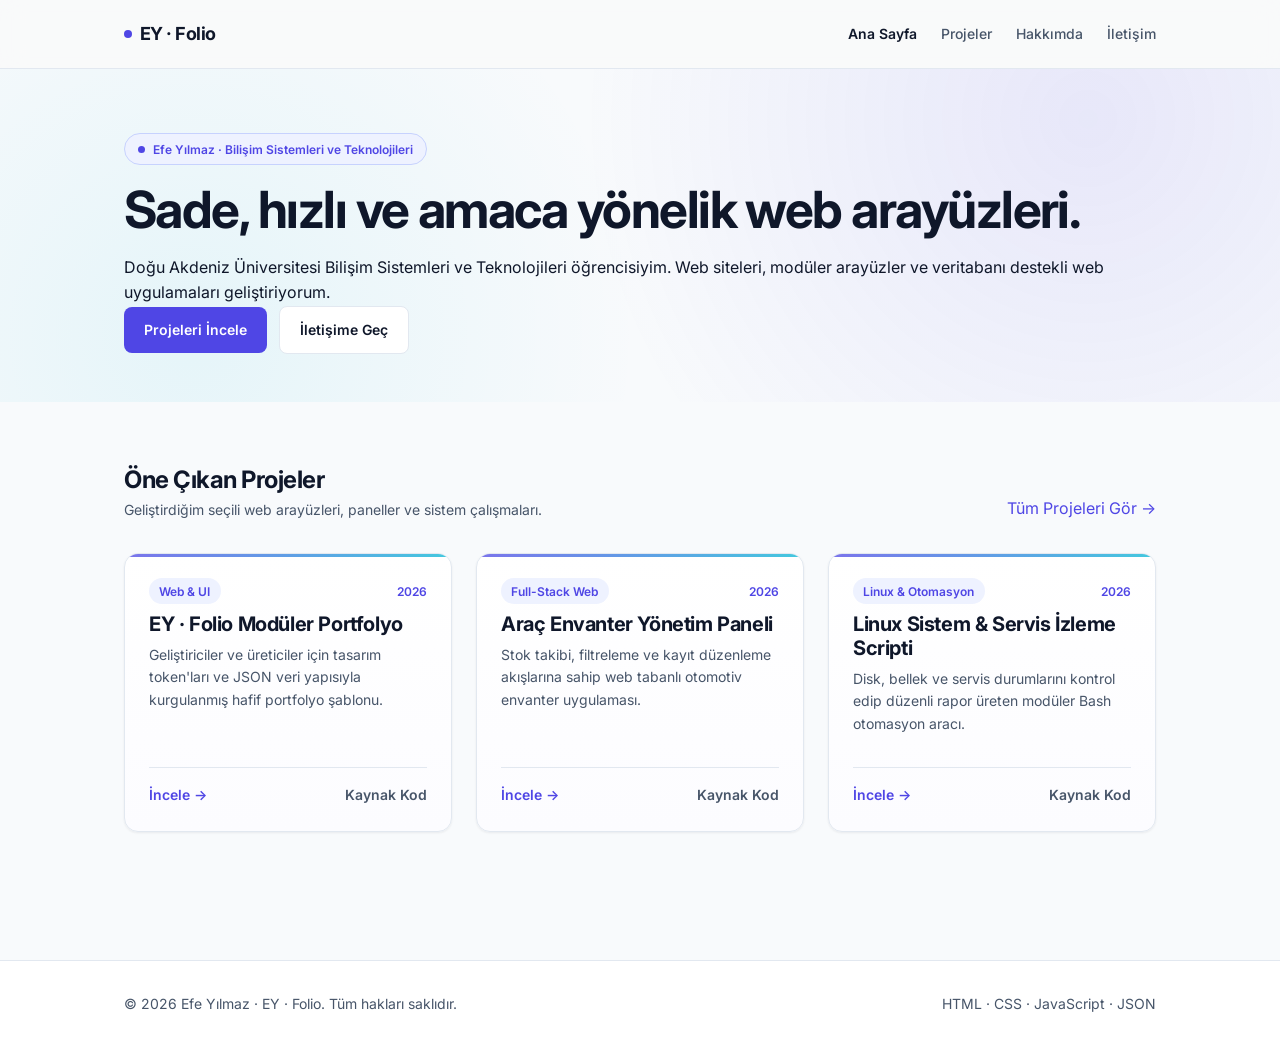
<file: index.html>
<!DOCTYPE html>
<html lang="tr">
<head>
  <meta charset="UTF-8" />
  <meta name="viewport" content="width=device-width, initial-scale=1.0" />
  <title>Efe Yılmaz — EY · Folio | Web &amp; Arayüz Geliştirme</title>
  <link rel="preconnect" href="https://fonts.googleapis.com" />
  <link rel="preconnect" href="https://fonts.gstatic.com" crossorigin />
  <link href="https://fonts.googleapis.com/css2?family=Inter:wght@400;500;600;700&display=swap" rel="stylesheet" />
  <link rel="stylesheet" href="css/tokens.css" />
  <link rel="stylesheet" href="css/base.css" />
  <link rel="stylesheet" href="css/layout.css" />
  <link rel="stylesheet" href="css/components.css" />
</head>
<body>
  <header class="site-header">
    <div class="container nav-inner">
      <a href="index.html" class="brand-logo">
        <span class="brand-dot"></span>
        <span>EY · Folio</span>
      </a>

      <button class="nav-toggle" type="button" aria-expanded="false" data-nav-toggle>
        Menü
      </button>

      <nav class="nav-links" data-nav-links>
        <a href="index.html" class="nav-link">Ana Sayfa</a>
        <a href="projects.html" class="nav-link">Projeler</a>
        <a href="about.html" class="nav-link">Hakkımda</a>
        <a href="contact.html" class="nav-link">İletişim</a>
      </nav>
    </div>
  </header>

  <main>
    <section class="hero-section">
      <div class="container">
        <div class="hero-badge">
          <span class="hero-badge-dot"></span>
          <span>Efe Yılmaz · Bilişim Sistemleri ve Teknolojileri</span>
        </div>

        <h1 class="hero-title">Sade, hızlı ve amaca yönelik web arayüzleri.</h1>

        <p class="hero-subtitle">
          Doğu Akdeniz Üniversitesi Bilişim Sistemleri ve Teknolojileri öğrencisiyim. Web siteleri, modüler arayüzler ve veritabanı destekli web uygulamaları geliştiriyorum.
        </p>

        <div class="hero-actions">
          <a href="projects.html" class="btn-primary">Projeleri İncele</a>
          <a href="contact.html" class="btn-secondary">İletişime Geç</a>
        </div>
      </div>
    </section>

    <section class="section">
      <div class="container">
        <div class="section-header">
          <div>
            <h2 style="font-size: var(--text-2xl);">Öne Çıkan Projeler</h2>
            <p class="section-subtitle">Geliştirdiğim seçili web arayüzleri, paneller ve sistem çalışmaları.</p>
          </div>
          <a href="projects.html" class="action-link">Tüm Projeleri Gör →</a>
        </div>

        <div class="projects-grid" data-projects-container data-projects-featured="true" data-projects-limit="3"></div>
      </div>
    </section>
  </main>

  <footer class="site-footer">
    <div class="container footer-inner">
      <span>© 2026 Efe Yılmaz · EY · Folio. Tüm hakları saklıdır.</span>
      <span>HTML · CSS · JavaScript · JSON</span>
    </div>
  </footer>

  <script src="js/main.js"></script>
  <script src="js/projects.js"></script>
</body>
</html>
</file>
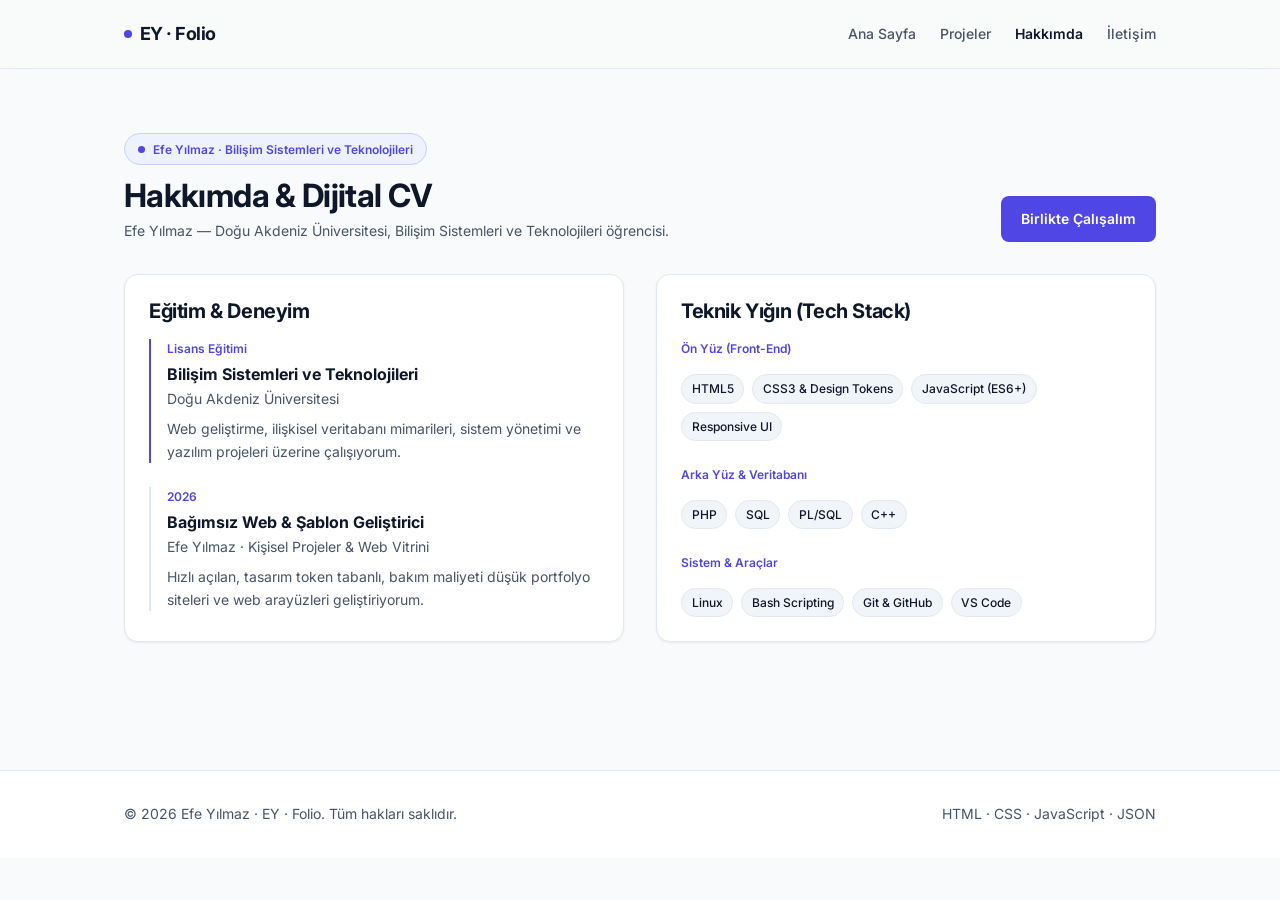
<file: about.html>
<!DOCTYPE html>
<html lang="tr">
<head>
  <meta charset="UTF-8" />
  <meta name="viewport" content="width=device-width, initial-scale=1.0" />
  <title>Hakkımda — Efe Yılmaz | EY · Folio</title>
  <link rel="preconnect" href="https://fonts.googleapis.com" />
  <link rel="preconnect" href="https://fonts.gstatic.com" crossorigin />
  <link href="https://fonts.googleapis.com/css2?family=Inter:wght@400;500;600;700&display=swap" rel="stylesheet" />
  <link rel="stylesheet" href="css/tokens.css" />
  <link rel="stylesheet" href="css/base.css" />
  <link rel="stylesheet" href="css/layout.css" />
  <link rel="stylesheet" href="css/components.css" />
</head>
<body>
  <header class="site-header">
    <div class="container nav-inner">
      <a href="index.html" class="brand-logo">
        <span class="brand-dot"></span>
        <span>EY · Folio</span>
      </a>

      <button class="nav-toggle" type="button" aria-expanded="false" data-nav-toggle>
        Menü
      </button>

      <nav class="nav-links" data-nav-links>
        <a href="index.html" class="nav-link">Ana Sayfa</a>
        <a href="projects.html" class="nav-link">Projeler</a>
        <a href="about.html" class="nav-link">Hakkımda</a>
        <a href="contact.html" class="nav-link">İletişim</a>
      </nav>
    </div>
  </header>

  <main>
    <section class="section">
      <div class="container">
        <div class="section-header">
          <div>
            <div class="hero-badge" style="margin-bottom: var(--space-3);">
              <span class="hero-badge-dot"></span>
              <span>Efe Yılmaz · Bilişim Sistemleri ve Teknolojileri</span>
            </div>
            <h1 style="font-size: var(--text-3xl);">Hakkımda &amp; Dijital CV</h1>
            <p class="section-subtitle">
              Efe Yılmaz — Doğu Akdeniz Üniversitesi, Bilişim Sistemleri ve Teknolojileri öğrencisi.
            </p>
          </div>
          <a href="contact.html" class="btn-primary">Birlikte Çalışalım</a>
        </div>

        <div class="two-col-grid">
          <div class="panel-card">
            <h2 style="font-size: var(--text-xl);">Eğitim &amp; Deneyim</h2>
            <div class="timeline-list">
              <div class="timeline-item">
                <div class="timeline-date">Lisans Eğitimi</div>
                <div class="timeline-role">Bilişim Sistemleri ve Teknolojileri</div>
                <div class="timeline-org">Doğu Akdeniz Üniversitesi</div>
                <p class="project-summary">
                  Web geliştirme, ilişkisel veritabanı mimarileri, sistem yönetimi ve yazılım projeleri üzerine çalışıyorum.
                </p>
              </div>

              <div class="timeline-item">
                <div class="timeline-date">2026</div>
                <div class="timeline-role">Bağımsız Web &amp; Şablon Geliştirici</div>
                <div class="timeline-org">Efe Yılmaz · Kişisel Projeler &amp; Web Vitrini</div>
                <p class="project-summary">
                  Hızlı açılan, tasarım token tabanlı, bakım maliyeti düşük portfolyo siteleri ve web arayüzleri geliştiriyorum.
                </p>
              </div>
            </div>
          </div>

          <div class="panel-card">
            <h2 style="font-size: var(--text-xl); margin-bottom: var(--space-4);">Teknik Yığın (Tech Stack)</h2>

            <div style="margin-bottom: var(--space-6);">
              <div class="timeline-date">Ön Yüz (Front-End)</div>
              <div class="tag-list">
                <span class="tag">HTML5</span>
                <span class="tag">CSS3 &amp; Design Tokens</span>
                <span class="tag">JavaScript (ES6+)</span>
                <span class="tag">Responsive UI</span>
              </div>
            </div>

            <div style="margin-bottom: var(--space-6);">
              <div class="timeline-date">Arka Yüz &amp; Veritabanı</div>
              <div class="tag-list">
                <span class="tag">PHP</span>
                <span class="tag">SQL</span>
                <span class="tag">PL/SQL</span>
                <span class="tag">C++</span>
              </div>
            </div>

            <div>
              <div class="timeline-date">Sistem &amp; Araçlar</div>
              <div class="tag-list">
                <span class="tag">Linux</span>
                <span class="tag">Bash Scripting</span>
                <span class="tag">Git &amp; GitHub</span>
                <span class="tag">VS Code</span>
              </div>
            </div>
          </div>
        </div>
      </div>
    </section>
  </main>

  <footer class="site-footer">
    <div class="container footer-inner">
      <span>© 2026 Efe Yılmaz · EY · Folio. Tüm hakları saklıdır.</span>
      <span>HTML · CSS · JavaScript · JSON</span>
    </div>
  </footer>

  <script src="js/main.js"></script>
</body>
</html>
</file>
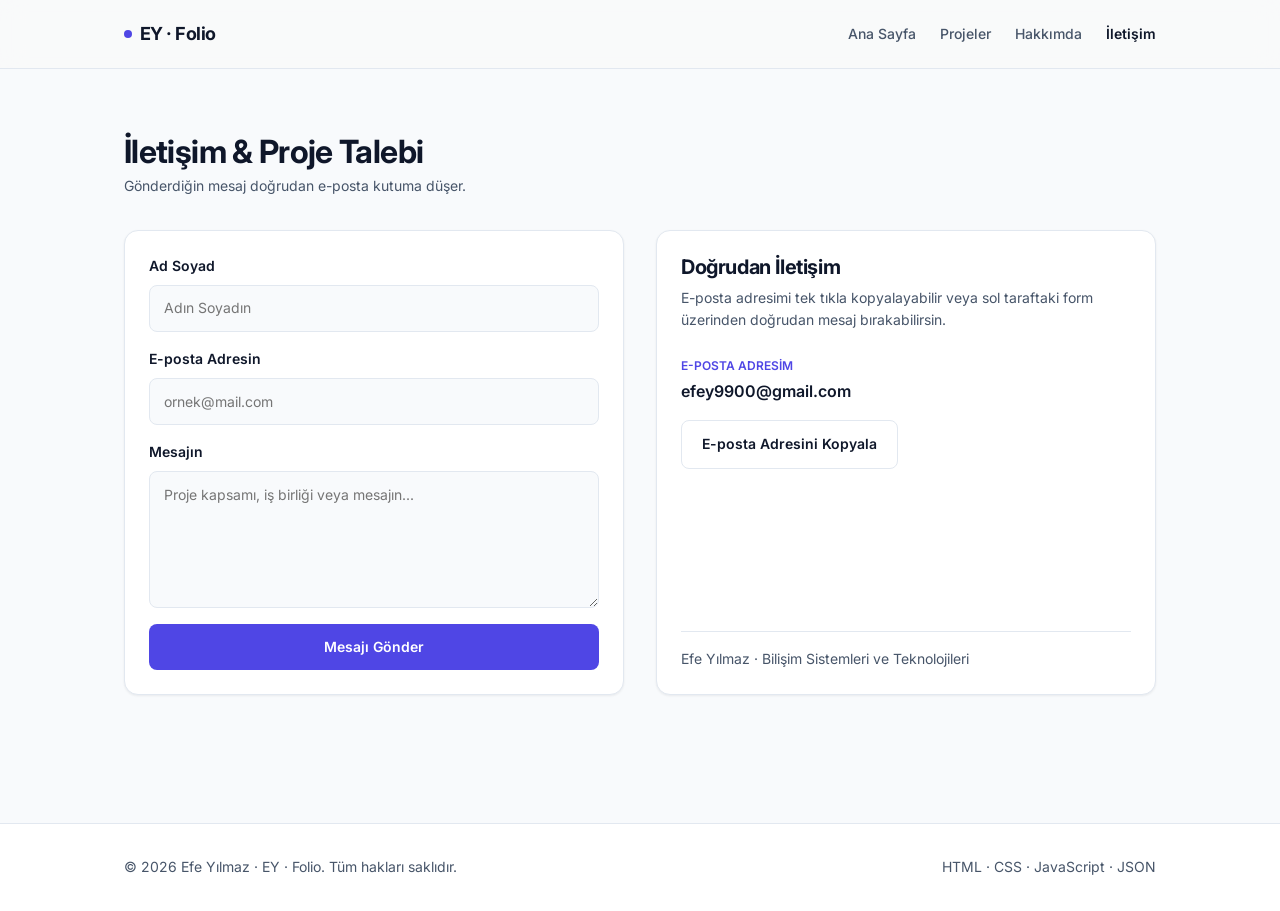
<file: contact.html>
<!DOCTYPE html>
<html lang="tr">
<head>
  <meta charset="UTF-8" />
  <meta name="viewport" content="width=device-width, initial-scale=1.0" />
  <title>İletişim — Efe Yılmaz | EY · Folio</title>
  <link rel="preconnect" href="https://fonts.googleapis.com" />
  <link rel="preconnect" href="https://fonts.gstatic.com" crossorigin />
  <link href="https://fonts.googleapis.com/css2?family=Inter:wght@400;500;600;700&display=swap" rel="stylesheet" />
  <link rel="stylesheet" href="css/tokens.css" />
  <link rel="stylesheet" href="css/base.css" />
  <link rel="stylesheet" href="css/layout.css" />
  <link rel="stylesheet" href="css/components.css" />
</head>
<body>
  <header class="site-header">
    <div class="container nav-inner">
      <a href="index.html" class="brand-logo">
        <span class="brand-dot"></span>
        <span>EY · Folio</span>
      </a>

      <button class="nav-toggle" type="button" aria-expanded="false" data-nav-toggle>
        Menü
      </button>

      <nav class="nav-links" data-nav-links>
        <a href="index.html" class="nav-link">Ana Sayfa</a>
        <a href="projects.html" class="nav-link">Projeler</a>
        <a href="about.html" class="nav-link">Hakkımda</a>
        <a href="contact.html" class="nav-link">İletişim</a>
      </nav>
    </div>
  </header>

  <main>
    <section class="section">
      <div class="container">
        <div class="section-header">
          <div>
            <h1 style="font-size: var(--text-3xl);">İletişim &amp; Proje Talebi</h1>
            <p class="section-subtitle">Gönderdiğin mesaj doğrudan e-posta kutuma düşer.</p>
          </div>
        </div>

        <div class="two-col-grid">
          <form class="panel-card form-stack" id="contact-form">
            <input type="hidden" name="access_key" value="162d6c93-af67-4111-99e9-b7c59e50f956" />
            <input type="hidden" name="from_name" value="EY · Folio İletişim" />

            <div class="form-group">
              <label class="form-label" for="sender-name">Ad Soyad</label>
              <input class="form-input" id="sender-name" name="name" type="text" placeholder="Adın Soyadın" required />
            </div>

            <div class="form-group">
              <label class="form-label" for="sender-email">E-posta Adresin</label>
              <input class="form-input" id="sender-email" name="email" type="email" placeholder="ornek@mail.com" required />
            </div>

            <div class="form-group">
              <label class="form-label" for="sender-message">Mesajın</label>
              <textarea class="form-textarea" id="sender-message" name="message" rows="5" placeholder="Proje kapsamı, iş birliği veya mesajın..." required></textarea>
            </div>

            <button type="submit" class="btn-primary" id="submit-btn">Mesajı Gönder</button>
            <div class="status-banner" id="form-status"></div>
          </form>

          <div class="panel-card" style="display: flex; flex-direction: column; justify-content: space-between; gap: var(--space-6);">
            <div>
              <h2 style="font-size: var(--text-xl); margin-bottom: var(--space-2);">Doğrudan İletişim</h2>
              <p class="project-summary" style="margin-bottom: var(--space-6);">
                E-posta adresimi tek tıkla kopyalayabilir veya sol taraftaki form üzerinden doğrudan mesaj bırakabilirsin.
              </p>

              <div class="timeline-date">E-POSTA ADRESİM</div>
              <p style="font-weight: 600; margin-bottom: var(--space-4);" id="owner-email">efey9900@gmail.com</p>

              <button type="button" class="btn-secondary" id="copy-email-btn">E-posta Adresini Kopyala</button>
            </div>

            <div style="padding-top: var(--space-4); border-top: 1px solid var(--color-border); font-size: var(--text-sm); color: var(--color-text-muted);">
              Efe Yılmaz · Bilişim Sistemleri ve Teknolojileri
            </div>
          </div>
        </div>
      </div>
    </section>
  </main>

  <footer class="site-footer">
    <div class="container footer-inner">
      <span>© 2026 Efe Yılmaz · EY · Folio. Tüm hakları saklıdır.</span>
      <span>HTML · CSS · JavaScript · JSON</span>
    </div>
  </footer>

  <script src="js/main.js"></script>
  <script>
    document.addEventListener("DOMContentLoaded", () => {
      const form = document.getElementById("contact-form");
      const status = document.getElementById("form-status");
      const submitBtn = document.getElementById("submit-btn");
      const copyBtn = document.getElementById("copy-email-btn");
      const ownerEmail = document.getElementById("owner-email").textContent.trim();

      if (copyBtn) {
        copyBtn.addEventListener("click", async () => {
          try {
            await navigator.clipboard.writeText(ownerEmail);
            copyBtn.textContent = "Kopyalandı ✓";
          } catch {
            copyBtn.textContent = "Kopyalanamadı";
          }
          setTimeout(() => {
            copyBtn.textContent = "E-posta Adresini Kopyala";
          }, 2000);
        });
      }

      if (form) {
        form.addEventListener("submit", async (e) => {
          e.preventDefault();

          const formData = new FormData(form);
          const senderName = (formData.get("name") || "Ziyaretçi").toString().trim();
          const now = new Date().toLocaleTimeString("tr-TR", { hour: "2-digit", minute: "2-digit", second: "2-digit" });
          formData.append("subject", `EY · Folio Mesaj — ${senderName} (${now})`);

          submitBtn.disabled = true;
          submitBtn.textContent = "Gönderiliyor...";
          status.classList.remove("is-visible");

          try {
            const response = await fetch("https://api.web3forms.com/submit", {
              method: "POST",
              body: formData
            });

            const result = await response.json();

            if (result.success) {
              status.textContent = "Mesajın başarıyla gönderildi! En kısa sürede dönüş yapacağım.";
              status.classList.add("is-visible");
              form.reset();
            } else {
              throw new Error(result.message || "Gönderim başarısız oldu.");
            }
          } catch (err) {
            status.textContent = "Mesaj gönderilemedi. Lütfen doğrudan e-posta adresini kopyalayarak iletişime geç.";
            status.classList.add("is-visible");
          } finally {
            submitBtn.disabled = false;
            submitBtn.textContent = "Mesajı Gönder";
          }
        });
      }
    });
  </script>
</body>
</html>
</file>
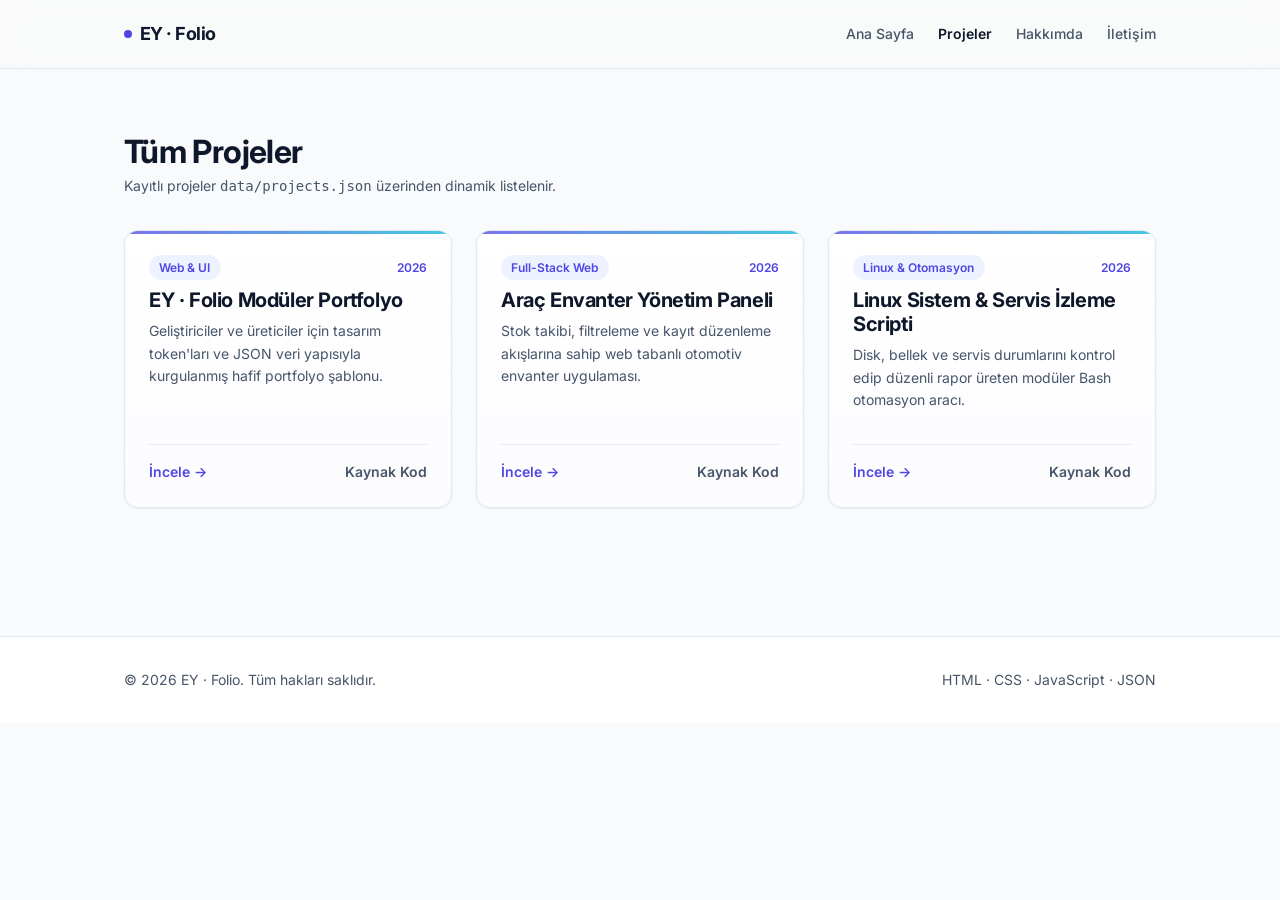
<file: projects.html>
<!DOCTYPE html>
<html lang="tr">
<head>
  <meta charset="UTF-8" />
  <meta name="viewport" content="width=device-width, initial-scale=1.0" />
  <title>Projeler — EY · Folio</title>
  <link rel="preconnect" href="https://fonts.googleapis.com" />
  <link rel="preconnect" href="https://fonts.gstatic.com" crossorigin />
  <link href="https://fonts.googleapis.com/css2?family=Inter:wght@400;500;600;700&display=swap" rel="stylesheet" />
  <link rel="stylesheet" href="css/tokens.css" />
  <link rel="stylesheet" href="css/base.css" />
  <link rel="stylesheet" href="css/layout.css" />
  <link rel="stylesheet" href="css/components.css" />
</head>
<body>
  <header class="site-header">
    <div class="container nav-inner">
      <a href="index.html" class="brand-logo">
        <span class="brand-dot"></span>
        <span>EY · Folio</span>
      </a>

      <button class="nav-toggle" type="button" aria-expanded="false" data-nav-toggle>
        Menü
      </button>

      <nav class="nav-links" data-nav-links>
        <a href="index.html" class="nav-link">Ana Sayfa</a>
        <a href="projects.html" class="nav-link">Projeler</a>
        <a href="about.html" class="nav-link">Hakkımda</a>
        <a href="contact.html" class="nav-link">İletişim</a>
      </nav>
    </div>
  </header>

  <main>
    <section class="section">
      <div class="container">
        <div class="section-header">
          <div>
            <h1 style="font-size: var(--text-3xl);">Tüm Projeler</h1>
            <p class="section-subtitle">Kayıtlı projeler <code>data/projects.json</code> üzerinden dinamik listelenir.</p>
          </div>
        </div>

        <div id="all-projects" data-projects-container></div>
      </div>
    </section>
  </main>

  <footer class="site-footer">
    <div class="container footer-inner">
      <span>© 2026 EY · Folio. Tüm hakları saklıdır.</span>
      <span>HTML · CSS · JavaScript · JSON</span>
    </div>
  </footer>

  <script src="js/main.js"></script>
  <script src="js/projects.js"></script>
</body>
</html>
</file>
<file: css/tokens.css>
/* =========================================
   DESIGN TOKENS (Theme Variables)
   Change these values to rebrand the site.
   ========================================= */

   :root {
    /* Colors */
    --color-bg: #f8fafc;
    --color-surface: #ffffff;
    --color-surface-alt: #f1f5f9;
    --color-text: #0f172a;
    --color-text-muted: #475569;
    --color-border: #e2e8f0;
  
    /* Brand Accent (Indigo / Electric Blue) */
    --color-accent: #4f46e5;
    --color-accent-hover: #4338ca;
    --color-accent-soft: #eef2ff;
  
    /* Typography */
    --font-sans: "Inter", -apple-system, BlinkMacSystemFont, "Segoe UI", Roboto, sans-serif;
    --font-mono: ui-monospace, SFMono-Regular, Menlo, Monaco, Consolas, monospace;
  
    /* Font Sizes */
    --text-xs: 0.75rem;
    --text-sm: 0.875rem;
    --text-base: 1rem;
    --text-lg: 1.125rem;
    --text-xl: 1.25rem;
    --text-2xl: 1.5rem;
    --text-3xl: 2rem;
    --text-4xl: 2.75rem;
  
    /* Spacing & Layout */
    --container-max: 1080px;
    --space-1: 0.25rem;
    --space-2: 0.5rem;
    --space-3: 0.75rem;
    --space-4: 1rem;
    --space-6: 1.5rem;
    --space-8: 2rem;
    --space-12: 3rem;
    --space-16: 4rem;
  
    /* Radii & Shadows */
    --radius-sm: 8px;
    --radius-md: 14px;
    --radius-lg: 20px;
    --radius-full: 9999px;
  
    --shadow-sm: 0 1px 3px rgba(15, 23, 42, 0.04), 0 1px 2px rgba(15, 23, 42, 0.03);
    --shadow-md: 0 14px 30px -10px rgba(79, 70, 229, 0.14), 0 4px 12px -4px rgba(15, 23, 42, 0.06);
  
    /* Transitions */
    --transition-fast: 180ms ease;
  }
</file>
<file: css/base.css>
/* =========================================
   BASE STYLES & RESET
   ========================================= */

   *,
   *::before,
   *::after {
     box-sizing: border-box;
     margin: 0;
     padding: 0;
   }
   
   html {
     scroll-behavior: smooth;
     -webkit-font-smoothing: antialiased;
     -moz-osx-font-smoothing: grayscale;
   }
   
   body {
     font-family: var(--font-sans);
     font-size: var(--text-base);
     line-height: 1.6;
     color: var(--color-text);
     background-color: var(--color-bg);
   }
   
   img,
   svg {
     display: block;
     max-width: 100%;
   }
   
   a {
     color: inherit;
     text-decoration: none;
   }
   
   button,
   input,
   textarea {
     font: inherit;
     color: inherit;
   }
   
   button {
     cursor: pointer;
     background: none;
     border: none;
   }
   
   ul,
   ol {
     list-style: none;
   }
   
   h1,
   h2,
   h3,
   h4 {
     line-height: 1.2;
     font-weight: 700;
     letter-spacing: -0.02em;
   }
   
   :focus-visible {
     outline: 2px solid var(--color-accent);
     outline-offset: 3px;
   }
</file>
<file: css/layout.css>
/* =========================================
   LAYOUT (Container, Header, Nav, Footer)
   ========================================= */

   .container {
    width: 100%;
    max-width: var(--container-max);
    margin-inline: auto;
    padding-inline: var(--space-6);
  }
  
  /* Header & Navigation */
  .site-header {
    position: sticky;
    top: 0;
    z-index: 50;
    background-color: rgba(250, 250, 250, 0.85);
    backdrop-filter: blur(12px);
    border-bottom: 1px solid var(--color-border);
  }
  
  .nav-inner {
    display: flex;
    align-items: center;
    justify-content: space-between;
    height: 68px;
  }
  
  .brand-logo {
    font-size: var(--text-lg);
    font-weight: 700;
    letter-spacing: -0.03em;
    display: inline-flex;
    align-items: center;
    gap: var(--space-2);
  }
  
  .brand-dot {
    width: 8px;
    height: 8px;
    border-radius: var(--radius-full);
    background-color: var(--color-accent);
  }
  
  .nav-links {
    display: flex;
    align-items: center;
    gap: var(--space-6);
  }
  
  .nav-link {
    font-size: var(--text-sm);
    font-weight: 500;
    color: var(--color-text-muted);
    transition: color var(--transition-fast);
  }
  
  .nav-link:hover,
  .nav-link.is-active {
    color: var(--color-text);
  }
  
  .nav-link.is-active {
    font-weight: 600;
  }
  
  .nav-toggle {
    display: none;
    padding: var(--space-2);
    border-radius: var(--radius-sm);
    border: 1px solid var(--color-border);
    background-color: var(--color-surface);
    font-size: var(--text-sm);
    font-weight: 600;
  }
  
  /* Sections */
  .section {
    padding-block: var(--space-16);
  }
  
  .section-header {
    display: flex;
    align-items: flex-end;
    justify-content: space-between;
    gap: var(--space-4);
    margin-bottom: var(--space-8);
  }
  
  .section-title {
    font-size: var(--text-2xl);
  }
  
  .section-subtitle {
    color: var(--color-text-muted);
    font-size: var(--text-sm);
    margin-top: var(--space-1);
  }
  
  /* Footer */
  .site-footer {
    border-top: 1px solid var(--color-border);
    padding-block: var(--space-8);
    margin-top: var(--space-16);
    background-color: var(--color-surface);
  }
  
  .footer-inner {
    display: flex;
    align-items: center;
    justify-content: space-between;
    flex-wrap: wrap;
    gap: var(--space-4);
    font-size: var(--text-sm);
    color: var(--color-text-muted);
  }
  
  /* Mobile Responsive */
  @media (max-width: 768px) {
    .nav-toggle {
      display: inline-flex;
      align-items: center;
      gap: var(--space-1);
    }
  
    .nav-links {
      display: none;
      position: absolute;
      top: 68px;
      left: 0;
      right: 0;
      flex-direction: column;
      align-items: flex-start;
      gap: var(--space-4);
      padding: var(--space-6);
      background-color: var(--color-surface);
      border-bottom: 1px solid var(--color-border);
      box-shadow: var(--shadow-md);
    }
  
    .nav-links.is-open {
      display: flex;
    }
  }
</file>
<file: css/components.css>
/* =========================================
   REUSABLE COMPONENTS (Cards, Badges, Buttons)
   ========================================= */

   .projects-grid {
    display: grid;
    grid-template-columns: repeat(auto-fill, minmax(300px, 1fr));
    gap: var(--space-6);
  }
  
  .project-card {
    position: relative;
    display: flex;
    flex-direction: column;
    justify-content: space-between;
    gap: var(--space-4);
    padding: var(--space-6);
    background: linear-gradient(180deg, #ffffff 0%, #fcfcff 100%);
    border: 1px solid var(--color-border);
    border-radius: var(--radius-md);
    box-shadow: var(--shadow-sm);
    overflow: hidden;
    transition: transform var(--transition-fast), box-shadow var(--transition-fast), border-color var(--transition-fast);
  }
  
  .project-card::before {
    content: "";
    position: absolute;
    top: 0;
    left: 0;
    right: 0;
    height: 3px;
    background: linear-gradient(90deg, var(--color-accent), #06b6d4);
    opacity: 0.75;
    transition: opacity var(--transition-fast);
  }
  
  .project-card:hover {
    transform: translateY(-5px);
    box-shadow: var(--shadow-md);
    border-color: #c7d2fe;
  }
  
  .project-card:hover::before {
    opacity: 1;
  }
  
  .project-meta {
    display: flex;
    align-items: center;
    justify-content: space-between;
    font-size: var(--text-xs);
    font-weight: 600;
    color: var(--color-accent);
    margin-bottom: var(--space-3);
  }
  
  .project-meta span:first-child {
    background-color: var(--color-accent-soft);
    padding: 0.2rem 0.65rem;
    border-radius: var(--radius-full);
  }
  
  .project-title {
    font-size: var(--text-xl);
    margin-bottom: var(--space-2);
    color: var(--color-text);
  }
  
  .project-summary {
    font-size: var(--text-sm);
    color: var(--color-text-muted);
  }
  
  .tag-list {
    display: flex;
    flex-wrap: wrap;
    gap: var(--space-2);
    margin-top: var(--space-4);
  }
  
  .tag {
    font-size: var(--text-xs);
    font-weight: 500;
    padding: 0.25rem 0.65rem;
    border-radius: var(--radius-full);
    background-color: var(--color-surface-alt);
    color: var(--color-text-muted);
    border: 1px solid var(--color-border);
  }
  
  .project-actions {
    display: flex;
    align-items: center;
    justify-content: space-between;
    gap: var(--space-4);
    padding-top: var(--space-4);
    border-top: 1px solid var(--color-border);
    font-size: var(--text-sm);
    font-weight: 600;
  }
  
  .action-link {
    color: var(--color-accent);
    transition: color var(--transition-fast), transform var(--transition-fast);
  }
  
  .action-link:hover {
    color: var(--color-accent-hover);
    transform: translateX(2px);
  }
  
  .action-link--muted {
    color: var(--color-text-muted);
  }
  
  .action-link--muted:hover {
    color: var(--color-text);
    transform: none;
  }
  
  .empty-state {
    padding: var(--space-8);
    text-align: center;
    background-color: var(--color-surface);
    border: 1px dashed var(--color-border);
    border-radius: var(--radius-md);
    color: var(--color-text-muted);
    font-size: var(--text-sm);
  }
  
  .project-card:hover {
    transform: translateY(-3px);
    box-shadow: var(--shadow-md);
    border-color: #cbd5e1;
  }
  
  .project-meta {
    display: flex;
    align-items: center;
    justify-content: space-between;
    font-size: var(--text-xs);
    font-weight: 600;
    color: var(--color-accent);
    margin-bottom: var(--space-2);
  }
  
  .project-title {
    font-size: var(--text-xl);
    margin-bottom: var(--space-2);
  }
  
  .project-summary {
    font-size: var(--text-sm);
    color: var(--color-text-muted);
  }
  
  .tag-list {
    display: flex;
    flex-wrap: wrap;
    gap: var(--space-2);
    margin-top: var(--space-4);
  }
  
  .tag {
    font-size: var(--text-xs);
    font-weight: 500;
    padding: 0.25rem 0.6rem;
    border-radius: var(--radius-full);
    background-color: var(--color-surface-alt);
    color: var(--color-text);
    border: 1px solid var(--color-border);
  }
  
  .project-actions {
    display: flex;
    align-items: center;
    gap: var(--space-4);
    padding-top: var(--space-4);
    border-top: 1px solid var(--color-border);
    font-size: var(--text-sm);
    font-weight: 600;
  }
  
  .action-link {
    color: var(--color-accent);
    transition: color var(--transition-fast);
  }
  
  .action-link:hover {
    color: var(--color-accent-hover);
  }
  
  .action-link--muted {
    color: var(--color-text-muted);
  }
  
  .action-link--muted:hover {
    color: var(--color-text);
  }
  
  .empty-state {
    padding: var(--space-8);
    text-align: center;
    background-color: var(--color-surface);
    border: 1px dashed var(--color-border);
    border-radius: var(--radius-md);
    color: var(--color-text-muted);
    font-size: var(--text-sm);
  }
  /* =========================================
   ABOUT (CV TIMELINE) & CONTACT FORM
   ========================================= */

.two-col-grid {
    display: grid;
    grid-template-columns: repeat(auto-fit, minmax(300px, 1fr));
    gap: var(--space-8);
  }
  
  .panel-card {
    padding: var(--space-6);
    background-color: var(--color-surface);
    border: 1px solid var(--color-border);
    border-radius: var(--radius-md);
    box-shadow: var(--shadow-sm);
  }
  
  .timeline-list {
    display: flex;
    flex-direction: column;
    gap: var(--space-6);
    margin-top: var(--space-4);
  }
  
  .timeline-item {
    padding-left: var(--space-4);
    border-left: 2px solid var(--color-border);
  }
  
  .timeline-item:first-child {
    border-left-color: var(--color-accent);
  }
  
  .timeline-date {
    font-size: var(--text-xs);
    font-weight: 600;
    color: var(--color-accent);
    margin-bottom: var(--space-1);
  }
  
  .timeline-role {
    font-size: var(--text-base);
    font-weight: 700;
  }
  
  .timeline-org {
    font-size: var(--text-sm);
    color: var(--color-text-muted);
    margin-bottom: var(--space-2);
  }
  
  .form-stack {
    display: flex;
    flex-direction: column;
    gap: var(--space-4);
  }
  
  .form-group {
    display: flex;
    flex-direction: column;
    gap: var(--space-2);
  }
  
  .form-label {
    font-size: var(--text-sm);
    font-weight: 600;
  }
  
  .form-input,
  .form-textarea {
    width: 100%;
    padding: 0.7rem 0.9rem;
    background-color: var(--color-bg);
    border: 1px solid var(--color-border);
    border-radius: var(--radius-sm);
    font-size: var(--text-sm);
    transition: border-color var(--transition-fast), background-color var(--transition-fast);
  }
  
  .form-input:focus,
  .form-textarea:focus {
    outline: none;
    border-color: var(--color-accent);
    background-color: var(--color-surface);
  }
  
  .btn-primary {
    display: inline-flex;
    align-items: center;
    justify-content: center;
    padding: 0.75rem 1.25rem;
    background-color: var(--color-accent);
    color: #ffffff;
    border-radius: var(--radius-sm);
    font-size: var(--text-sm);
    font-weight: 600;
    transition: background-color var(--transition-fast);
  }
  
  .btn-primary:hover {
    background-color: var(--color-accent-hover);
  }
  
  .btn-secondary {
    display: inline-flex;
    align-items: center;
    justify-content: center;
    padding: 0.75rem 1.25rem;
    background-color: var(--color-surface);
    border: 1px solid var(--color-border);
    border-radius: var(--radius-sm);
    font-size: var(--text-sm);
    font-weight: 600;
    transition: border-color var(--transition-fast);
  }
  
  .btn-secondary:hover {
    border-color: #cbd5e1;
  }
  
  .status-banner {
    padding: var(--space-3) var(--space-4);
    border-radius: var(--radius-sm);
    background-color: var(--color-accent-soft);
    color: var(--color-accent-hover);
    font-size: var(--text-sm);
    font-weight: 500;
    display: none;
  }
  
  .status-banner.is-visible {
    display: block;
  }
  /* =========================================
   HERO SHOWCASE & FEATURE STRIP
   ========================================= */

.hero-section {
    padding-block: var(--space-16) var(--space-12);
    background:
      radial-gradient(circle at 85% 15%, rgba(79, 70, 229, 0.10), transparent 45%),
      radial-gradient(circle at 15% 80%, rgba(6, 182, 212, 0.08), transparent 40%);
  }
  
  .hero-grid {
    display: grid;
    grid-template-columns: 1.25fr 0.85fr;
    align-items: center;
    gap: var(--space-8);
  }
  
  .hero-badge {
    display: inline-flex;
    align-items: center;
    gap: var(--space-2);
    padding: 0.35rem 0.8rem;
    border-radius: var(--radius-full);
    background-color: var(--color-accent-soft);
    border: 1px solid #c7d2fe;
    color: var(--color-accent);
    font-size: var(--text-xs);
    font-weight: 600;
    margin-bottom: var(--space-4);
  }
  
  .hero-badge-dot {
    width: 7px;
    height: 7px;
    border-radius: var(--radius-full);
    background-color: var(--color-accent);
  }
  
  .hero-title {
    font-size: clamp(2.1rem, 4.5vw, 3.2rem);
    line-height: 1.12;
    letter-spacing: -0.03em;
    margin-bottom: var(--space-4);
    color: var(--color-text);
  }
  
  .hero-gradient-text {
    background: linear-gradient(120deg, var(--color-accent) 0%, #0891b2 100%);
    -webkit-background-clip: text;
    background-clip: text;
    color: transparent;
  }
  
  .hero-lead {
    font-size: var(--text-lg);
    color: var(--color-text-muted);
    max-width: 52ch;
    margin-bottom: var(--space-8);
  }
  
  .hero-actions {
    display: flex;
    align-items: center;
    gap: var(--space-3);
    flex-wrap: wrap;
  }
  
  .hero-preview-card {
    background: linear-gradient(160deg, #ffffff 0%, #f8faff 100%);
    border: 1px solid #dbeafe;
    border-radius: var(--radius-lg);
    padding: var(--space-6);
    box-shadow: var(--shadow-md);
  }
  
  .preview-topbar {
    display: flex;
    align-items: center;
    justify-content: space-between;
    padding-bottom: var(--space-4);
    margin-bottom: var(--space-4);
    border-bottom: 1px solid var(--color-border);
    font-size: var(--text-xs);
    font-weight: 600;
    color: var(--color-text-muted);
  }
  
  .preview-dots {
    display: inline-flex;
    gap: 6px;
  }
  
  .preview-dots span {
    width: 9px;
    height: 9px;
    border-radius: var(--radius-full);
    background-color: #cbd5e1;
  }
  
  .preview-dots span:first-child {
    background-color: #818cf8;
  }
  
  .preview-dots span:nth-child(2) {
    background-color: #38bdf8;
  }
  
  .preview-metric-box {
    padding: var(--space-4);
    border-radius: var(--radius-md);
    background-color: var(--color-surface);
    border: 1px solid var(--color-border);
    margin-bottom: var(--space-3);
  }
  
  .preview-metric-box:last-child {
    margin-bottom: 0;
  }
  
  .hero-highlights {
    display: grid;
    grid-template-columns: repeat(auto-fit, minmax(220px, 1fr));
    gap: var(--space-4);
    margin-top: var(--space-12);
    padding-top: var(--space-8);
    border-top: 1px solid var(--color-border);
  }
  
  .highlight-item {
    font-size: var(--text-sm);
    color: var(--color-text-muted);
  }
  
  .highlight-item strong {
    display: block;
    color: var(--color-text);
    margin-bottom: 2px;
  }
  
  @media (max-width: 860px) {
    .hero-grid {
      grid-template-columns: 1fr;
    }
  }
  /* =========================================
   LIVE PREVIEW MODAL
   ========================================= */

.preview-modal-backdrop {
    position: fixed;
    inset: 0;
    z-index: 100;
    display: none;
    align-items: center;
    justify-content: center;
    padding: var(--space-4);
    background-color: rgba(15, 23, 42, 0.55);
    backdrop-filter: blur(4px);
  }
  
  .preview-modal-backdrop.is-open {
    display: flex;
  }
  
  .preview-modal-box {
    width: 100%;
    max-width: 680px;
    background-color: var(--color-surface);
    border: 1px solid var(--color-border);
    border-radius: var(--radius-lg);
    padding: var(--space-6);
    box-shadow: var(--shadow-md);
  }
  
  .preview-modal-header {
    display: flex;
    align-items: center;
    justify-content: space-between;
    gap: var(--space-4);
    padding-bottom: var(--space-4);
    margin-bottom: var(--space-4);
    border-bottom: 1px solid var(--color-border);
  }
  
  .preview-modal-close {
    padding: 0.35rem 0.7rem;
    border-radius: var(--radius-sm);
    border: 1px solid var(--color-border);
    font-size: var(--text-xs);
    font-weight: 600;
    color: var(--color-text-muted);
  }
  
  .preview-modal-close:hover {
    color: var(--color-text);
    background-color: var(--color-surface-alt);
  }
  
  .preview-stage {
    padding: var(--space-6);
    border-radius: var(--radius-md);
    background: linear-gradient(150deg, #eef2ff 0%, #f8fafc 55%, #ecfeff 100%);
    border: 1px solid #dbeafe;
    margin-bottom: var(--space-4);
  }
</file>
